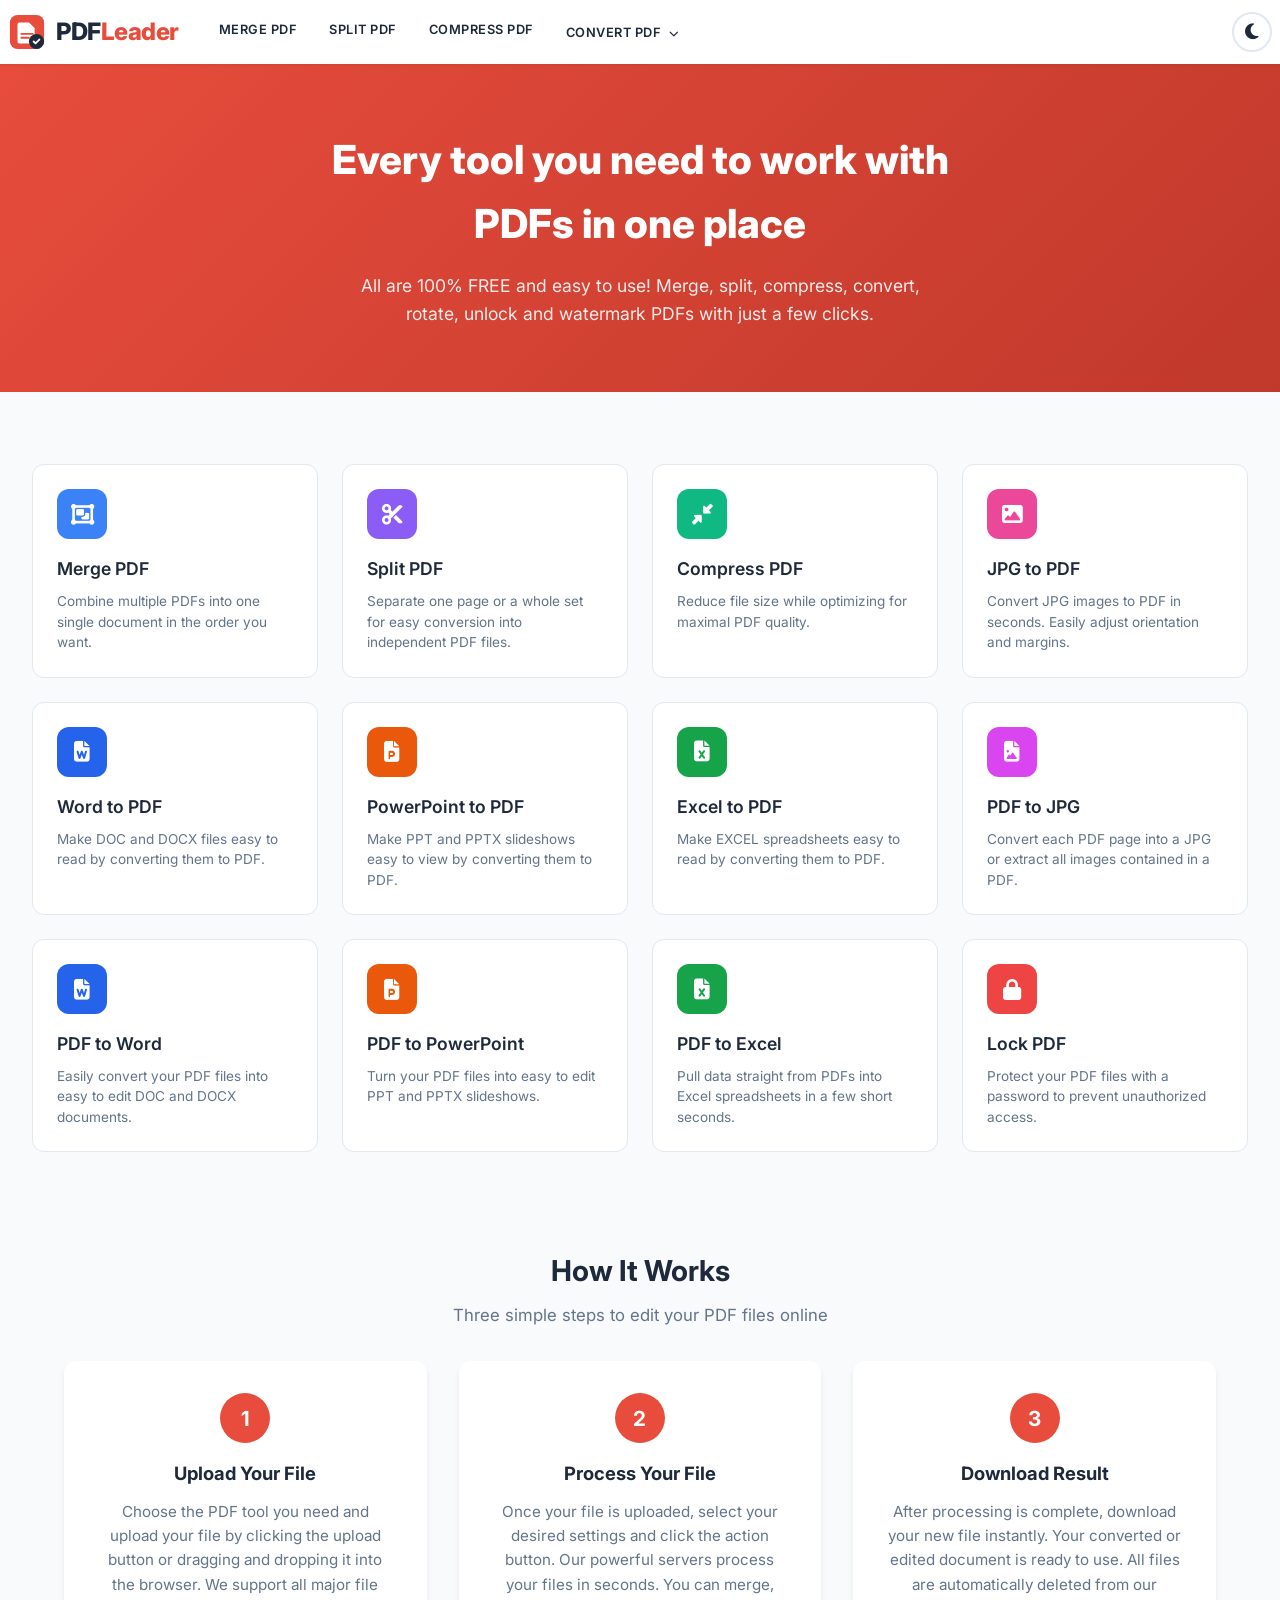
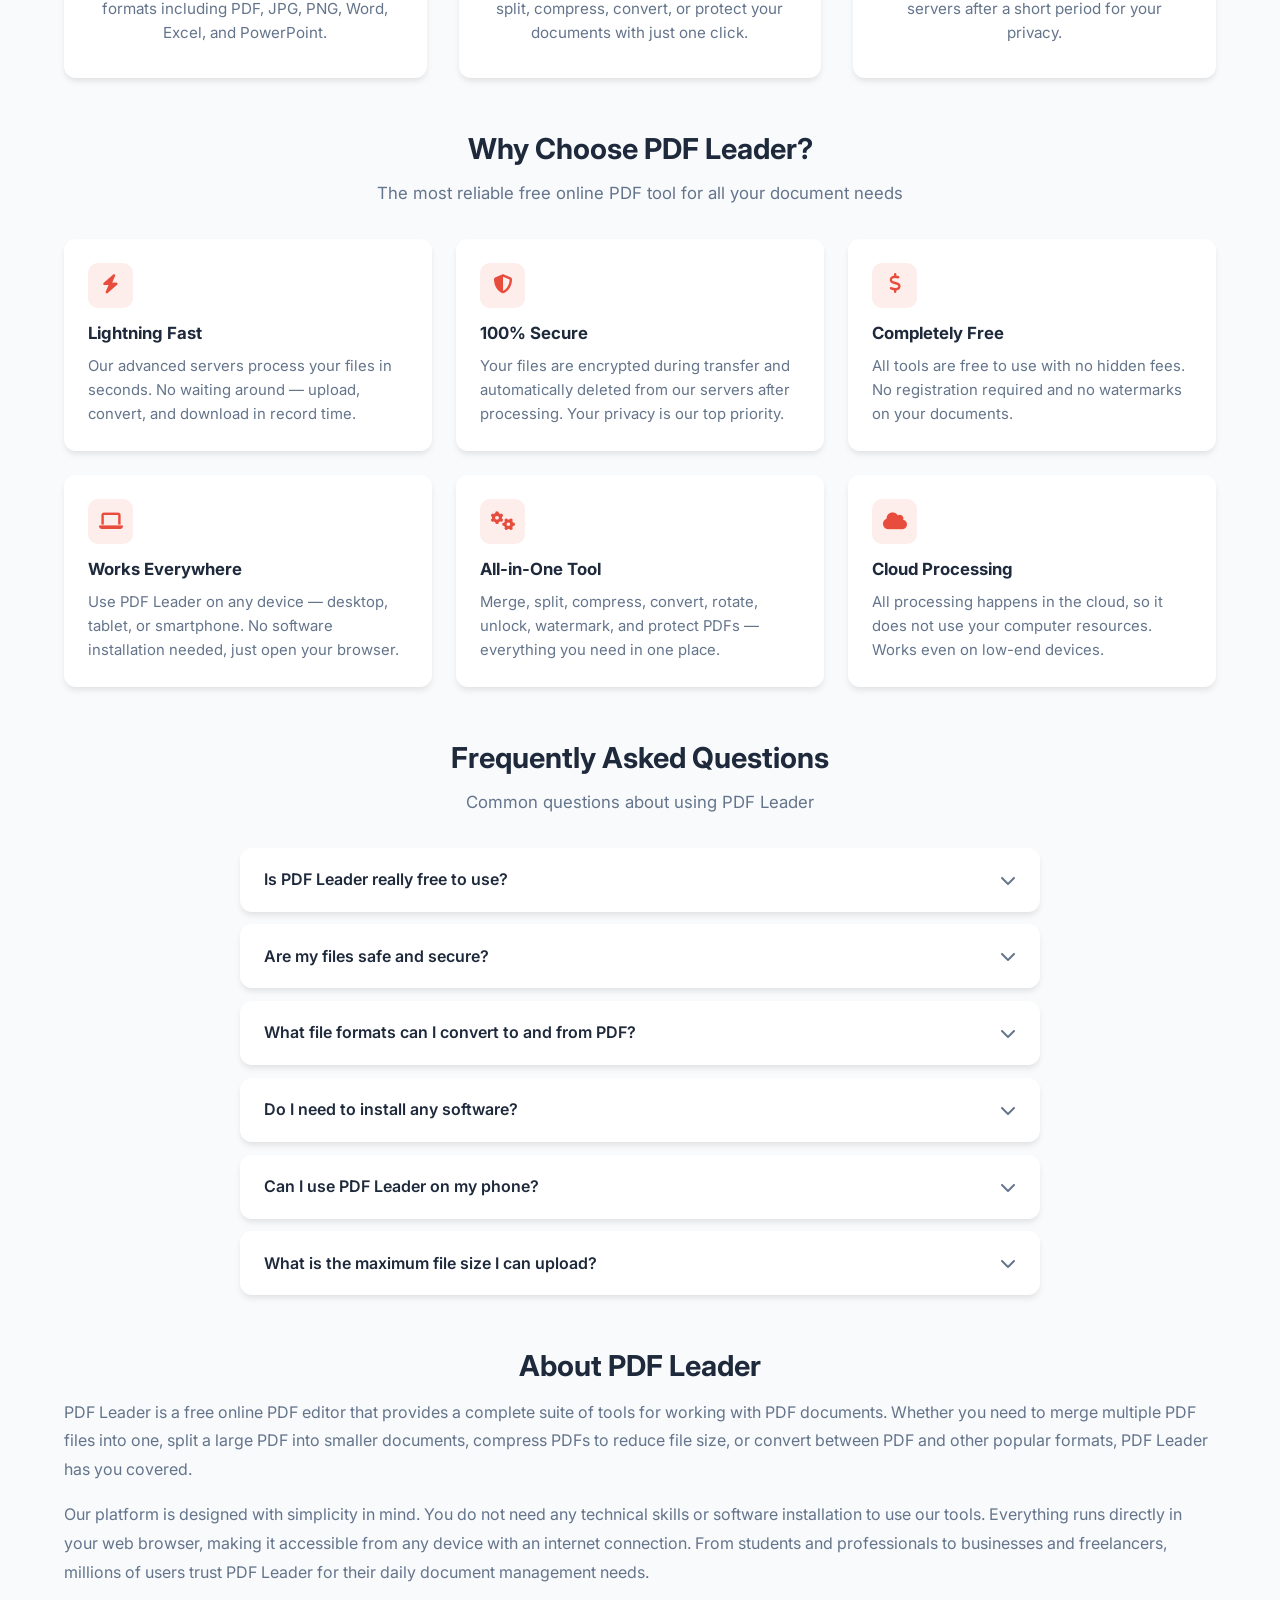
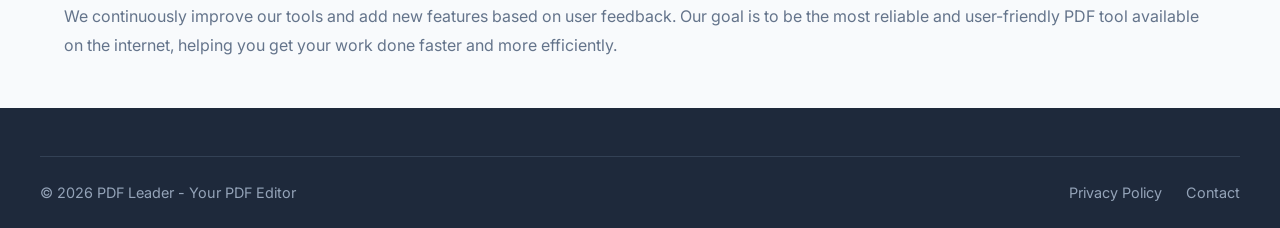
<file: index.html>
<!DOCTYPE html>
<html lang="en">
<head>
    <link rel="icon" href="data:image/svg+xml,<svg xmlns='http://www.w3.org/2000/svg' viewBox='0 0 40 40'><rect x='2' y='2' width='36' height='36' rx='8' fill='%23e74c3c'/><path d='M12 10h10l6 6v14a2 2 0 01-2 2H12a2 2 0 01-2-2V12a2 2 0 012-2z' fill='%23fff'/></svg>">
    <meta charset="UTF-8">
    <meta name="viewport" content="width=device-width, initial-scale=1.0">
    <title>PDF Leader - Free Online PDF Tools | Merge, Split, Convert PDF</title>
    <meta name="description" content="PDF Leader offers free online PDF tools to merge, split, compress, convert, protect and edit PDF files. Fast, secure and easy to use.">
    <meta name="google-adsense-account" content="ca-pub-7009364142279880">
    <link rel="stylesheet" href="css/style.css">
    <link href="https://fonts.googleapis.com/css2?family=Inter:wght@300;400;500;600;700;800&display=swap" rel="stylesheet">
    <link rel="stylesheet" href="https://cdnjs.cloudflare.com/ajax/libs/font-awesome/6.5.1/css/all.min.css">
    <script async src="https://pagead2.googlesyndication.com/pagead/js/adsbygoogle.js?client=ca-pub-7009364142279880" crossorigin="anonymous"></script>
</head>
<body>
    <nav class="navbar">
        <div class="nav-container">
            <a href="index.html" class="logo">
                <div class="logo-icon">
                    <svg width="38" height="38" viewBox="0 0 40 40" fill="none" xmlns="http://www.w3.org/2000/svg">
                        <rect x="2" y="2" width="36" height="36" rx="8" fill="#e74c3c"/>
                        <path d="M12 10h10l6 6v14a2 2 0 01-2 2H12a2 2 0 01-2-2V12a2 2 0 012-2z" fill="#fff"/>
                        <path d="M22 10v6h6" fill="#f8f9fa"/>
                        <path d="M14 22h12M14 26h8" stroke="#e74c3c" stroke-width="2" stroke-linecap="round"/>
                        <circle cx="30" cy="30" r="8" fill="#1e293b"/>
                        <path d="M27 30l2 2 4-4" stroke="#fff" stroke-width="2" stroke-linecap="round" stroke-linejoin="round"/>
                    </svg>
                </div>
                <span class="logo-text">PDF<span class="logo-highlight">Leader</span></span>
            </a>
            <div class="nav-links">
                <a href="tool.html?t=merge" class="nav-link">MERGE PDF</a>
                <a href="tool.html?t=split" class="nav-link">SPLIT PDF</a>
                <a href="tool.html?t=compress" class="nav-link">COMPRESS PDF</a>
                <div class="dropdown">
                    <a href="#" class="nav-link dropdown-toggle">CONVERT PDF <i class="fas fa-chevron-down"></i></a>
                    <div class="dropdown-menu convert-dropdown">
                        <div class="dropdown-col">
                            <h4>CONVERT TO PDF</h4>
                            <ul>
                                <li><a href="tool.html?t=jpg-to-pdf"><span class="tool-icon-sm" style="background:#ec4899;"><i class="fas fa-image"></i></span> JPG to PDF</a></li>
                                <li><a href="tool.html?t=word-to-pdf"><span class="tool-icon-sm" style="background:#2563eb;"><i class="fas fa-file-word"></i></span> WORD to PDF</a></li>
                                <li><a href="tool.html?t=ppt-to-pdf"><span class="tool-icon-sm" style="background:#ea580c;"><i class="fas fa-file-powerpoint"></i></span> POWERPOINT to PDF</a></li>
                                <li><a href="tool.html?t=excel-to-pdf"><span class="tool-icon-sm" style="background:#16a34a;"><i class="fas fa-file-excel"></i></span> EXCEL to PDF</a></li>
                            </ul>
                        </div>
                        <div class="dropdown-col">
                            <h4>CONVERT FROM PDF</h4>
                            <ul>
                                <li><a href="tool.html?t=pdf-to-jpg"><span class="tool-icon-sm" style="background:#d946ef;"><i class="fas fa-file-image"></i></span> PDF to JPG</a></li>
                                <li><a href="tool.html?t=pdf-to-word"><span class="tool-icon-sm" style="background:#2563eb;"><i class="fas fa-file-word"></i></span> PDF to WORD</a></li>
                                <li><a href="tool.html?t=pdf-to-ppt"><span class="tool-icon-sm" style="background:#ea580c;"><i class="fas fa-file-powerpoint"></i></span> PDF to POWERPOINT</a></li>
                                <li><a href="tool.html?t=pdf-to-excel"><span class="tool-icon-sm" style="background:#16a34a;"><i class="fas fa-file-excel"></i></span> PDF to EXCEL</a></li>
                            </ul>
                        </div>
                    </div>
                </div>
            </div>
            <div class="nav-actions">
                <button class="theme-toggle" id="themeToggle" title="Toggle dark mode">
                    <i class="fas fa-moon"></i>
                </button>
            </div>
            <button class="mobile-menu-btn"><i class="fas fa-bars"></i></button>
        </div>
    </nav>

    <main>
        <section class="hero">
            <div class="hero-content">
                <h1>Every tool you need to work with PDFs in one place</h1>
                <p>All are 100% FREE and easy to use! Merge, split, compress, convert, rotate, unlock and watermark PDFs with just a few clicks.</p>
            </div>
        </section>

        <div class="ad-container">
            <ins class="adsbygoogle"
                 style="display:block"
                 data-ad-client="ca-pub-7009364142279880"
                 data-ad-slot="5563798346"
                 data-ad-format="auto"
                 data-full-width-responsive="true"></ins>
            <script>(adsbygoogle = window.adsbygoogle || []).push({});</script>
        </div>

        <section class="tools-section">
            <div class="tools-container">
                <div class="tools-grid" id="toolsGrid">
                    <a href="tool.html?t=merge" class="tool-card">
                        <div class="tool-icon" style="background: #3b82f6;">
                            <i class="fas fa-object-group"></i>
                        </div>
                        <h3>Merge PDF</h3>
                        <p>Combine multiple PDFs into one single document in the order you want.</p>
                    </a>
                    <a href="tool.html?t=split" class="tool-card">
                        <div class="tool-icon" style="background: #8b5cf6;">
                            <i class="fas fa-cut"></i>
                        </div>
                        <h3>Split PDF</h3>
                        <p>Separate one page or a whole set for easy conversion into independent PDF files.</p>
                    </a>
                    <a href="tool.html?t=compress" class="tool-card">
                        <div class="tool-icon" style="background: #10b981;">
                            <i class="fas fa-compress-alt"></i>
                        </div>
                        <h3>Compress PDF</h3>
                        <p>Reduce file size while optimizing for maximal PDF quality.</p>
                    </a>
                    <a href="tool.html?t=jpg-to-pdf" class="tool-card">
                        <div class="tool-icon" style="background: #ec4899;">
                            <i class="fas fa-image"></i>
                        </div>
                        <h3>JPG to PDF</h3>
                        <p>Convert JPG images to PDF in seconds. Easily adjust orientation and margins.</p>
                    </a>
                    <a href="tool.html?t=word-to-pdf" class="tool-card">
                        <div class="tool-icon" style="background: #2563eb;">
                            <i class="fas fa-file-word"></i>
                        </div>
                        <h3>Word to PDF</h3>
                        <p>Make DOC and DOCX files easy to read by converting them to PDF.</p>
                    </a>
                    <a href="tool.html?t=ppt-to-pdf" class="tool-card">
                        <div class="tool-icon" style="background: #ea580c;">
                            <i class="fas fa-file-powerpoint"></i>
                        </div>
                        <h3>PowerPoint to PDF</h3>
                        <p>Make PPT and PPTX slideshows easy to view by converting them to PDF.</p>
                    </a>
                    <a href="tool.html?t=excel-to-pdf" class="tool-card">
                        <div class="tool-icon" style="background: #16a34a;">
                            <i class="fas fa-file-excel"></i>
                        </div>
                        <h3>Excel to PDF</h3>
                        <p>Make EXCEL spreadsheets easy to read by converting them to PDF.</p>
                    </a>
                    <a href="tool.html?t=pdf-to-jpg" class="tool-card">
                        <div class="tool-icon" style="background: #d946ef;">
                            <i class="fas fa-file-image"></i>
                        </div>
                        <h3>PDF to JPG</h3>
                        <p>Convert each PDF page into a JPG or extract all images contained in a PDF.</p>
                    </a>
                    <a href="tool.html?t=pdf-to-word" class="tool-card">
                        <div class="tool-icon" style="background: #2563eb;">
                            <i class="fas fa-file-word"></i>
                        </div>
                        <h3>PDF to Word</h3>
                        <p>Easily convert your PDF files into easy to edit DOC and DOCX documents.</p>
                    </a>
                    <a href="tool.html?t=pdf-to-ppt" class="tool-card">
                        <div class="tool-icon" style="background: #ea580c;">
                            <i class="fas fa-file-powerpoint"></i>
                        </div>
                        <h3>PDF to PowerPoint</h3>
                        <p>Turn your PDF files into easy to edit PPT and PPTX slideshows.</p>
                    </a>
                    <a href="tool.html?t=pdf-to-excel" class="tool-card">
                        <div class="tool-icon" style="background: #16a34a;">
                            <i class="fas fa-file-excel"></i>
                        </div>
                        <h3>PDF to Excel</h3>
                        <p>Pull data straight from PDFs into Excel spreadsheets in a few short seconds.</p>
                    </a>
                    <a href="tool.html?t=protect" class="tool-card">
                        <div class="tool-icon" style="background: #ef4444;">
                            <i class="fas fa-lock"></i>
                        </div>
                        <h3>Lock PDF</h3>
                        <p>Protect your PDF files with a password to prevent unauthorized access.</p>
                    </a>
                </div>
            </div>
        </section>

        <div class="ad-container">
            <ins class="adsbygoogle"
                 style="display:block"
                 data-ad-client="ca-pub-7009364142279880"
                 data-ad-slot="2400393045"
                 data-ad-format="auto"
                 data-full-width-responsive="true"></ins>
            <script>(adsbygoogle = window.adsbygoogle || []).push({});</script>
        </div>

        <section class="how-it-works">
            <h2>How It Works</h2>
            <p class="section-subtitle">Three simple steps to edit your PDF files online</p>
            <div class="steps-grid">
                <div class="step-card">
                    <div class="step-number">1</div>
                    <h3>Upload Your File</h3>
                    <p>Choose the PDF tool you need and upload your file by clicking the upload button or dragging and dropping it into the browser. We support all major file formats including PDF, JPG, PNG, Word, Excel, and PowerPoint.</p>
                </div>
                <div class="step-card">
                    <div class="step-number">2</div>
                    <h3>Process Your File</h3>
                    <p>Once your file is uploaded, select your desired settings and click the action button. Our powerful servers process your files in seconds. You can merge, split, compress, convert, or protect your documents with just one click.</p>
                </div>
                <div class="step-card">
                    <div class="step-number">3</div>
                    <h3>Download Result</h3>
                    <p>After processing is complete, download your new file instantly. Your converted or edited document is ready to use. All files are automatically deleted from our servers after a short period for your privacy.</p>
                </div>
            </div>
        </section>

        <section class="why-choose-us">
            <h2>Why Choose PDF Leader?</h2>
            <p class="section-subtitle">The most reliable free online PDF tool for all your document needs</p>
            <div class="features-grid">
                <div class="feature-item">
                    <div class="feature-icon"><i class="fas fa-bolt"></i></div>
                    <h3>Lightning Fast</h3>
                    <p>Our advanced servers process your files in seconds. No waiting around — upload, convert, and download in record time.</p>
                </div>
                <div class="feature-item">
                    <div class="feature-icon"><i class="fas fa-shield-alt"></i></div>
                    <h3>100% Secure</h3>
                    <p>Your files are encrypted during transfer and automatically deleted from our servers after processing. Your privacy is our top priority.</p>
                </div>
                <div class="feature-item">
                    <div class="feature-icon"><i class="fas fa-dollar-sign"></i></div>
                    <h3>Completely Free</h3>
                    <p>All tools are free to use with no hidden fees. No registration required and no watermarks on your documents.</p>
                </div>
                <div class="feature-item">
                    <div class="feature-icon"><i class="fas fa-laptop"></i></div>
                    <h3>Works Everywhere</h3>
                    <p>Use PDF Leader on any device — desktop, tablet, or smartphone. No software installation needed, just open your browser.</p>
                </div>
                <div class="feature-item">
                    <div class="feature-icon"><i class="fas fa-cogs"></i></div>
                    <h3>All-in-One Tool</h3>
                    <p>Merge, split, compress, convert, rotate, unlock, watermark, and protect PDFs — everything you need in one place.</p>
                </div>
                <div class="feature-item">
                    <div class="feature-icon"><i class="fas fa-cloud"></i></div>
                    <h3>Cloud Processing</h3>
                    <p>All processing happens in the cloud, so it does not use your computer resources. Works even on low-end devices.</p>
                </div>
            </div>
        </section>

        <div class="ad-container">
            <ins class="adsbygoogle"
                 style="display:block"
                 data-ad-client="ca-pub-7009364142279880"
                 data-ad-slot="2640151912"
                 data-ad-format="auto"
                 data-full-width-responsive="true"></ins>
            <script>(adsbygoogle = window.adsbygoogle || []).push({});</script>
        </div>

        <section class="faq-section">
            <h2>Frequently Asked Questions</h2>
            <p class="section-subtitle">Common questions about using PDF Leader</p>
            <div class="faq-list">
                <div class="faq-item">
                    <div class="faq-question" onclick="this.parentElement.classList.toggle('active')">
                        <h3>Is PDF Leader really free to use?</h3>
                        <i class="fas fa-chevron-down"></i>
                    </div>
                    <div class="faq-answer">
                        <p>Yes, PDF Leader is completely free to use. There are no hidden charges, no registration required, and no watermarks added to your documents. You can use all our PDF tools as many times as you want without any restrictions.</p>
                    </div>
                </div>
                <div class="faq-item">
                    <div class="faq-question" onclick="this.parentElement.classList.toggle('active')">
                        <h3>Are my files safe and secure?</h3>
                        <i class="fas fa-chevron-down"></i>
                    </div>
                    <div class="faq-answer">
                        <p>Absolutely. We take your privacy very seriously. All files are encrypted during transfer using SSL technology. After processing, your files are automatically deleted from our servers within a few hours. We never access, share, or store your documents beyond what is needed for the conversion.</p>
                    </div>
                </div>
                <div class="faq-item">
                    <div class="faq-question" onclick="this.parentElement.classList.toggle('active')">
                        <h3>What file formats can I convert to and from PDF?</h3>
                        <i class="fas fa-chevron-down"></i>
                    </div>
                    <div class="faq-answer">
                        <p>PDF Leader supports a wide range of file formats. You can convert JPG, PNG, BMP, and other images to PDF. You can also convert Word documents (DOC/DOCX), PowerPoint presentations (PPT/PPTX), and Excel spreadsheets (XLS/XLSX) to PDF and vice versa.</p>
                    </div>
                </div>
                <div class="faq-item">
                    <div class="faq-question" onclick="this.parentElement.classList.toggle('active')">
                        <h3>Do I need to install any software?</h3>
                        <i class="fas fa-chevron-down"></i>
                    </div>
                    <div class="faq-answer">
                        <p>No, PDF Leader is a completely online tool. You do not need to install any software or browser extensions. Simply visit our website, choose the tool you need, and start working with your PDF files directly in your web browser.</p>
                    </div>
                </div>
                <div class="faq-item">
                    <div class="faq-question" onclick="this.parentElement.classList.toggle('active')">
                        <h3>Can I use PDF Leader on my phone?</h3>
                        <i class="fas fa-chevron-down"></i>
                    </div>
                    <div class="faq-answer">
                        <p>Yes, PDF Leader works perfectly on all devices including smartphones, tablets, and computers. Our website is fully responsive and optimized for mobile browsers. You can edit your PDF files on the go without any limitations.</p>
                    </div>
                </div>
                <div class="faq-item">
                    <div class="faq-question" onclick="this.parentElement.classList.toggle('active')">
                        <h3>What is the maximum file size I can upload?</h3>
                        <i class="fas fa-chevron-down"></i>
                    </div>
                    <div class="faq-answer">
                        <p>PDF Leader supports files up to 100MB in size. This covers the vast majority of PDF documents you will encounter. For larger files, we recommend compressing the PDF first to reduce its size before uploading.</p>
                    </div>
                </div>
            </div>
        </section>

        <section class="about-section">
            <h2>About PDF Leader</h2>
            <div class="about-content">
                <p>PDF Leader is a free online PDF editor that provides a complete suite of tools for working with PDF documents. Whether you need to merge multiple PDF files into one, split a large PDF into smaller documents, compress PDFs to reduce file size, or convert between PDF and other popular formats, PDF Leader has you covered.</p>
                <p>Our platform is designed with simplicity in mind. You do not need any technical skills or software installation to use our tools. Everything runs directly in your web browser, making it accessible from any device with an internet connection. From students and professionals to businesses and freelancers, millions of users trust PDF Leader for their daily document management needs.</p>
                <p>We continuously improve our tools and add new features based on user feedback. Our goal is to be the most reliable and user-friendly PDF tool available on the internet, helping you get your work done faster and more efficiently.</p>
            </div>
        </section>
    </main>

    <footer>
        <div class="footer-bottom">
            <p>&copy; 2026 PDF Leader - Your PDF Editor</p>
            <div class="footer-links">
                <a href="privacy.html">Privacy Policy</a>
                <a href="mailto:SujithCode23@gmail.com">Contact</a>
            </div>
        </div>
    </footer>

    <script src="js/app.js"></script>
</body>
</html>
</file>
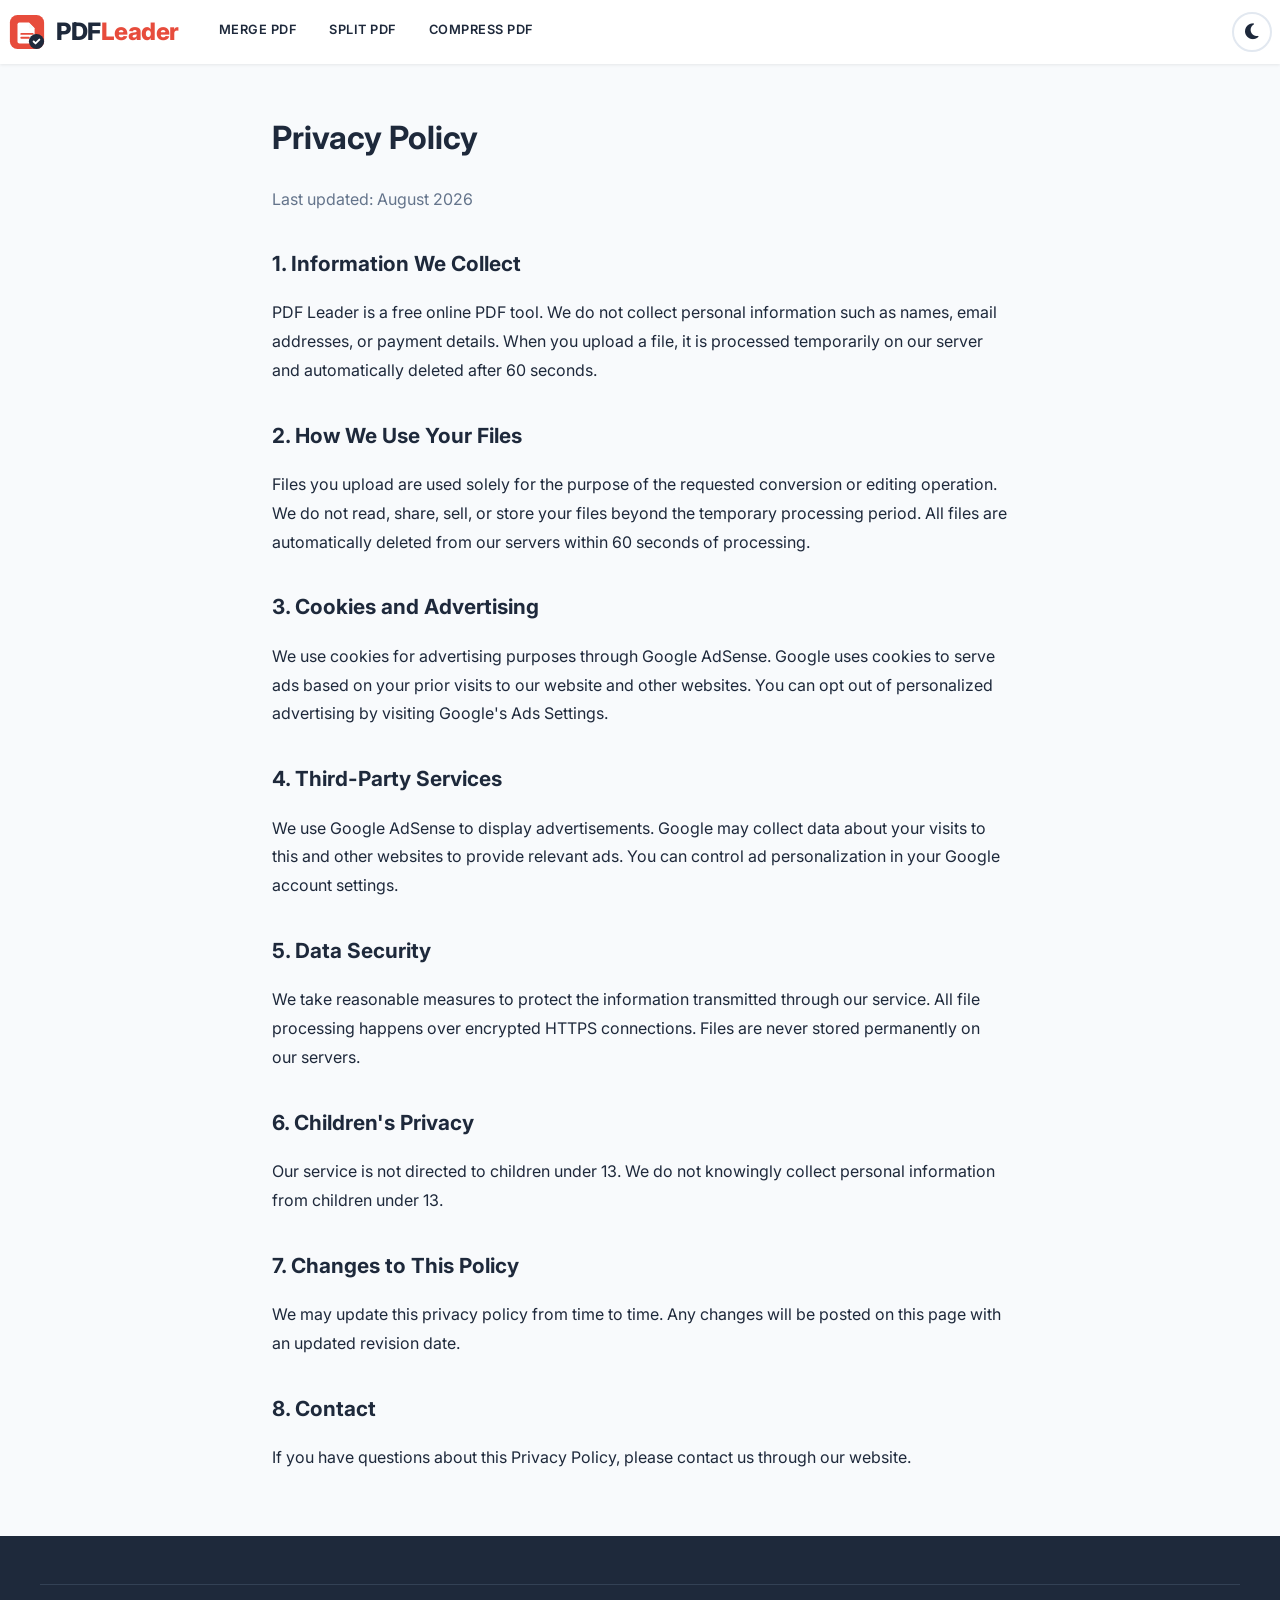
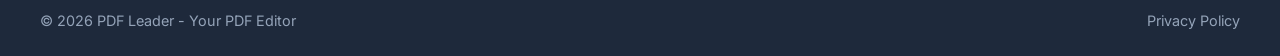
<file: privacy.html>
<!DOCTYPE html>
<html lang="en">
<head>
    <meta charset="UTF-8">
    <meta name="viewport" content="width=device-width, initial-scale=1.0">
    <title>PDF Leader - Privacy Policy</title>
    <meta name="description" content="PDF Leader Privacy Policy - Learn how we handle your data and protect your privacy.">
    <meta name="google-adsense-account" content="ca-pub-7009364142279880">
    <link rel="stylesheet" href="css/style.css">
    <link href="https://fonts.googleapis.com/css2?family=Inter:wght@300;400;500;600;700;800&display=swap" rel="stylesheet">
    <link rel="stylesheet" href="https://cdnjs.cloudflare.com/ajax/libs/font-awesome/6.5.1/css/all.min.css">
    <script async src="https://pagead2.googlesyndication.com/pagead/js/adsbygoogle.js?client=ca-pub-7009364142279880" crossorigin="anonymous"></script>
</head>
<body>
    <nav class="navbar">
        <div class="nav-container">
            <a href="index.html" class="logo">
                <div class="logo-icon">
                    <svg width="38" height="38" viewBox="0 0 40 40" fill="none" xmlns="http://www.w3.org/2000/svg">
                        <rect x="2" y="2" width="36" height="36" rx="8" fill="#e74c3c"/>
                        <path d="M12 10h10l6 6v14a2 2 0 01-2 2H12a2 2 0 01-2-2V12a2 2 0 012-2z" fill="#fff"/>
                        <path d="M22 10v6h6" fill="#f8f9fa"/>
                        <path d="M14 22h12M14 26h8" stroke="#e74c3c" stroke-width="2" stroke-linecap="round"/>
                        <circle cx="30" cy="30" r="8" fill="#1e293b"/>
                        <path d="M27 30l2 2 4-4" stroke="#fff" stroke-width="2" stroke-linecap="round" stroke-linejoin="round"/>
                    </svg>
                </div>
                <span class="logo-text">PDF<span class="logo-highlight">Leader</span></span>
            </a>
            <div class="nav-links">
                <a href="tool.html?t=merge" class="nav-link">MERGE PDF</a>
                <a href="tool.html?t=split" class="nav-link">SPLIT PDF</a>
                <a href="tool.html?t=compress" class="nav-link">COMPRESS PDF</a>
            </div>
            <div class="nav-actions">
                <button class="theme-toggle" id="themeToggle" title="Toggle dark mode">
                    <i class="fas fa-moon"></i>
                </button>
            </div>
            <button class="mobile-menu-btn"><i class="fas fa-bars"></i></button>
        </div>
    </nav>

    <main style="max-width: 800px; margin: 0 auto; padding: 3rem 2rem;">
        <h1 style="margin-bottom: 1.5rem;">Privacy Policy</h1>
        <p style="color: var(--text-light); margin-bottom: 1rem;">Last updated: August 2026</p>

        <div style="line-height: 1.8; color: var(--text);">
            <h2 style="margin: 2rem 0 1rem; font-size: 1.3rem;">1. Information We Collect</h2>
            <p style="margin-bottom: 1rem;">PDF Leader is a free online PDF tool. We do not collect personal information such as names, email addresses, or payment details. When you upload a file, it is processed temporarily on our server and automatically deleted after 60 seconds.</p>

            <h2 style="margin: 2rem 0 1rem; font-size: 1.3rem;">2. How We Use Your Files</h2>
            <p style="margin-bottom: 1rem;">Files you upload are used solely for the purpose of the requested conversion or editing operation. We do not read, share, sell, or store your files beyond the temporary processing period. All files are automatically deleted from our servers within 60 seconds of processing.</p>

            <h2 style="margin: 2rem 0 1rem; font-size: 1.3rem;">3. Cookies and Advertising</h2>
            <p style="margin-bottom: 1rem;">We use cookies for advertising purposes through Google AdSense. Google uses cookies to serve ads based on your prior visits to our website and other websites. You can opt out of personalized advertising by visiting Google's Ads Settings.</p>

            <h2 style="margin: 2rem 0 1rem; font-size: 1.3rem;">4. Third-Party Services</h2>
            <p style="margin-bottom: 1rem;">We use Google AdSense to display advertisements. Google may collect data about your visits to this and other websites to provide relevant ads. You can control ad personalization in your Google account settings.</p>

            <h2 style="margin: 2rem 0 1rem; font-size: 1.3rem;">5. Data Security</h2>
            <p style="margin-bottom: 1rem;">We take reasonable measures to protect the information transmitted through our service. All file processing happens over encrypted HTTPS connections. Files are never stored permanently on our servers.</p>

            <h2 style="margin: 2rem 0 1rem; font-size: 1.3rem;">6. Children's Privacy</h2>
            <p style="margin-bottom: 1rem;">Our service is not directed to children under 13. We do not knowingly collect personal information from children under 13.</p>

            <h2 style="margin: 2rem 0 1rem; font-size: 1.3rem;">7. Changes to This Policy</h2>
            <p style="margin-bottom: 1rem;">We may update this privacy policy from time to time. Any changes will be posted on this page with an updated revision date.</p>

            <h2 style="margin: 2rem 0 1rem; font-size: 1.3rem;">8. Contact</h2>
            <p style="margin-bottom: 1rem;">If you have questions about this Privacy Policy, please contact us through our website.</p>
        </div>
    </main>

    <footer>
        <div class="footer-bottom">
            <p>&copy; 2026 PDF Leader - Your PDF Editor</p>
            <div class="footer-links">
                <a href="privacy.html">Privacy Policy</a>
            </div>
        </div>
    </footer>

    <script src="js/app.js"></script>
</body>
</html>
</file>
<file: css/style.css>
* {
    margin: 0;
    padding: 0;
    box-sizing: border-box;
}

:root {
    --primary: #e74c3c;
    --primary-dark: #c0392b;
    --secondary: #3498db;
    --bg: #f8fafc;
    --card-bg: #ffffff;
    --text: #1e293b;
    --text-light: #64748b;
    --border: #e2e8f0;
    --shadow: 0 4px 6px -1px rgba(0, 0, 0, 0.1);
    --shadow-lg: 0 10px 25px -3px rgba(0, 0, 0, 0.1);
    --radius: 12px;
}

body {
    font-family: 'Inter', sans-serif;
    background: var(--bg);
    color: var(--text);
    line-height: 1.6;
}

/* Navbar */
.navbar {
    background: white;
    box-shadow: 0 1px 3px rgba(0, 0, 0, 0.08);
    position: sticky;
    top: 0;
    z-index: 1000;
}

.nav-container {
    max-width: 1400px;
    margin: 0 auto;
    padding: 0 0.5rem;
    display: flex;
    align-items: center;
    height: 64px;
}

.logo {
    display: flex;
    align-items: center;
    gap: 10px;
    text-decoration: none;
    margin-right: 1.5rem;
    flex-shrink: 0;
}

.logo-icon {
    display: flex;
    align-items: center;
    justify-content: center;
}

.logo-text {
    font-size: 1.5rem;
    font-weight: 800;
    color: var(--text);
    letter-spacing: -0.5px;
}

.logo-highlight {
    color: var(--primary);
}

.nav-links {
    display: flex;
    align-items: center;
    gap: 0;
    flex: 1;
}

.nav-link {
    text-decoration: none;
    color: var(--text);
    font-weight: 600;
    font-size: 0.8rem;
    letter-spacing: 0.5px;
    padding: 20px 16px;
    transition: color 0.2s;
    white-space: nowrap;
    border-bottom: 3px solid transparent;
}

.nav-link:hover {
    color: var(--primary);
}

.dropdown {
    position: relative;
}

.dropdown-toggle i {
    font-size: 0.6rem;
    margin-left: 4px;
    transition: transform 0.2s;
}

.dropdown:hover .dropdown-toggle i {
    transform: rotate(180deg);
}

.dropdown-menu {
    display: none;
    position: absolute;
    top: 100%;
    left: 0;
    background: white;
    border-radius: 0 0 12px 12px;
    box-shadow: 0 10px 40px rgba(0, 0, 0, 0.12);
    padding: 1.5rem 2rem;
    z-index: 1001;
    border: 1px solid var(--border);
    border-top: none;
}

.dropdown:hover .dropdown-menu {
    display: block;
}

/* Convert PDF Dropdown */
.convert-dropdown {
    min-width: 420px;
    display: none;
    grid-template-columns: 1fr 1fr;
}

.dropdown:hover .convert-dropdown {
    display: grid;
}

.dropdown-col h4 {
    font-size: 0.7rem;
    color: var(--text-light);
    text-transform: uppercase;
    margin-bottom: 0.75rem;
    letter-spacing: 0.8px;
    font-weight: 600;
}

.dropdown-col ul {
    list-style: none;
    padding: 0;
    margin: 0;
}

.dropdown-col ul li {
    margin-bottom: 0;
}

.dropdown-col ul li a {
    display: flex;
    align-items: center;
    gap: 8px;
    padding: 6px 8px;
    font-size: 0.8rem;
    font-weight: 500;
    color: var(--text);
    text-decoration: none;
    border-radius: 6px;
    transition: all 0.2s;
    white-space: nowrap;
}

.dropdown-col ul li a:hover {
    background: #f1f5f9;
    color: var(--primary);
}

.tool-icon-sm {
    width: 24px;
    height: 24px;
    border-radius: 6px;
    display: inline-flex;
    align-items: center;
    justify-content: center;
    color: white;
    font-size: 0.65rem;
    flex-shrink: 0;
}

.nav-actions {
    display: flex;
    align-items: center;
    gap: 0.5rem;
    margin-left: auto;
    padding-left: 1rem;
}

.nav-icon-btn {
    width: 36px;
    height: 36px;
    border-radius: 50%;
    display: flex;
    align-items: center;
    justify-content: center;
    color: var(--text-light);
    text-decoration: none;
    transition: all 0.2s;
    font-size: 1.2rem;
}

.nav-icon-btn:hover {
    background: #f1f5f9;
    color: var(--text);
}

.mobile-menu-btn {
    display: none;
    background: none;
    border: none;
    font-size: 1.5rem;
    cursor: pointer;
    color: var(--text);
    margin-left: auto;
}

.btn {
    padding: 0.6rem 1.5rem;
    border-radius: 8px;
    font-weight: 600;
    cursor: pointer;
    transition: all 0.3s;
    border: none;
    font-size: 0.9rem;
}

.btn-primary {
    background: var(--primary);
    color: white;
}

.btn-primary:hover {
    background: var(--primary-dark);
}

.btn-outline {
    background: transparent;
    border: 2px solid var(--border);
    color: var(--text);
}

.btn-outline:hover {
    border-color: var(--primary);
    color: var(--primary);
}

/* Hero */
.hero {
    background: linear-gradient(135deg, #e74c3c 0%, #c0392b 100%);
    color: white;
    text-align: center;
    padding: 4rem 2rem;
}

.hero-content h1 {
    font-size: 2.5rem;
    font-weight: 800;
    margin-bottom: 1rem;
    max-width: 700px;
    margin-left: auto;
    margin-right: auto;
}

.hero-content p {
    font-size: 1.1rem;
    opacity: 0.9;
    max-width: 600px;
    margin: 0 auto;
}

/* Tools Section */
.tools-section {
    padding: 3rem 2rem;
    max-width: 1400px;
    margin: 0 auto;
}

.tools-grid {
    display: grid;
    grid-template-columns: repeat(auto-fill, minmax(250px, 1fr));
    gap: 1.5rem;
}

.tool-card {
    background: var(--card-bg);
    border-radius: var(--radius);
    padding: 1.5rem;
    text-decoration: none;
    color: var(--text);
    transition: all 0.3s;
    border: 1px solid var(--border);
}

.tool-card:hover {
    transform: translateY(-5px);
    box-shadow: var(--shadow-lg);
    border-color: transparent;
}

.tool-icon {
    width: 50px;
    height: 50px;
    border-radius: 12px;
    display: flex;
    align-items: center;
    justify-content: center;
    color: white;
    font-size: 1.3rem;
    margin-bottom: 1rem;
}

.tool-card h3 {
    font-size: 1.1rem;
    margin-bottom: 0.5rem;
    font-weight: 600;
}

.tool-card p {
    font-size: 0.85rem;
    color: var(--text-light);
    line-height: 1.5;
}

/* Footer */
footer {
    background: #1e293b;
    color: white;
    padding: 3rem 2rem 1.5rem;
}

.footer-bottom {
    border-top: 1px solid #334155;
    padding-top: 1.5rem;
    display: flex;
    justify-content: space-between;
    align-items: center;
    max-width: 1200px;
    margin: 0 auto;
}

.footer-bottom p {
    color: #94a3b8;
    font-size: 0.9rem;
}

.social-links {
    display: flex;
    gap: 1rem;
}

.social-links a {
    color: #94a3b8;
    font-size: 1.2rem;
    transition: color 0.3s;
}

.social-links a:hover {
    color: white;
}

.footer-links {
    display: flex;
    gap: 1.5rem;
}

.footer-links a {
    color: #94a3b8;
    text-decoration: none;
    font-size: 0.9rem;
    transition: color 0.3s;
}

.footer-links a:hover {
    color: white;
}

.ad-container {
    margin: 1.5rem auto;
    text-align: center;
    max-width: 1200px;
}

/* Responsive */
@media (max-width: 768px) {
    .nav-links {
        display: none;
    }

    .nav-actions {
        display: none;
    }

    .mobile-menu-btn {
        display: block;
    }

    .dropdown-menu {
        display: none !important;
    }

    .hero-content h1 {
        font-size: 1.8rem;
    }

    .tools-grid {
        grid-template-columns: repeat(auto-fill, minmax(200px, 1fr));
        gap: 1rem;
    }

    .footer-bottom {
        flex-direction: column;
        gap: 1rem;
        text-align: center;
    }
}

/* Mobile nav open */
.nav-links.mobile-open {
    display: flex;
    flex-direction: column;
    position: absolute;
    top: 64px;
    left: 0;
    right: 0;
    background: white;
    padding: 1rem 2rem;
    box-shadow: 0 4px 6px -1px rgba(0, 0, 0, 0.1);
    z-index: 999;
}

.nav-actions.mobile-open {
    display: flex;
    position: absolute;
    top: 200px;
    left: 0;
    right: 0;
    background: white;
    padding: 1rem 2rem;
    box-shadow: 0 4px 6px -1px rgba(0, 0, 0, 0.1);
    z-index: 999;
}

.theme-toggle {
    background: none;
    border: 2px solid var(--border);
    color: var(--text);
    width: 40px;
    height: 40px;
    border-radius: 50%;
    cursor: pointer;
    display: flex;
    align-items: center;
    justify-content: center;
    font-size: 18px;
    transition: all 0.3s;
}
.theme-toggle:hover {
    background: var(--primary);
    color: white;
    border-color: var(--primary);
}

body.dark {
    --bg: #0f172a;
    --card-bg: #1e293b;
    --text: #e2e8f0;
    --text-light: #94a3b8;
    --border: #334155;
    --shadow: 0 4px 6px -1px rgba(0, 0, 0, 0.4);
    --shadow-lg: 0 10px 25px -3px rgba(0, 0, 0, 0.5);
}
body.dark .navbar {
    background: #1e293b;
    border-bottom-color: #334155;
}
body.dark .nav-link {
    color: #e2e8f0;
}
body.dark .tool-header {
    background: linear-gradient(135deg, #1e293b 0%, #0f172a 100%);
}
body.dark .upload-area {
    background: #1e293b;
    border-color: #334155;
}
body.dark .file-item {
    background: #0f172a;
    border-color: #334155;
}
body.dark .options-panel {
    background: #1e293b;
    border-color: #334155;
}
/* How It Works */
.how-it-works, .why-choose-us, .faq-section, .about-section {
    max-width: 1200px;
    margin: 3rem auto;
    padding: 0 1.5rem;
}
.how-it-works h2, .why-choose-us h2, .faq-section h2, .about-section h2 {
    text-align: center;
    font-size: 1.8rem;
    margin-bottom: 0.5rem;
}
.section-subtitle {
    text-align: center;
    color: var(--text-light);
    margin-bottom: 2rem;
    font-size: 1.05rem;
}
.steps-grid {
    display: grid;
    grid-template-columns: repeat(auto-fit, minmax(280px, 1fr));
    gap: 2rem;
}
.step-card {
    background: var(--card-bg);
    border-radius: var(--radius);
    padding: 2rem;
    text-align: center;
    box-shadow: var(--shadow);
}
.step-number {
    width: 50px;
    height: 50px;
    border-radius: 50%;
    background: var(--primary);
    color: white;
    font-size: 1.3rem;
    font-weight: 700;
    display: flex;
    align-items: center;
    justify-content: center;
    margin: 0 auto 1rem;
}
.step-card h3 {
    margin-bottom: 0.7rem;
    font-size: 1.15rem;
}
.step-card p {
    color: var(--text-light);
    font-size: 0.95rem;
    line-height: 1.6;
}
.features-grid {
    display: grid;
    grid-template-columns: repeat(auto-fit, minmax(300px, 1fr));
    gap: 1.5rem;
}
.feature-item {
    background: var(--card-bg);
    border-radius: var(--radius);
    padding: 1.5rem;
    box-shadow: var(--shadow);
}
.feature-icon {
    width: 45px;
    height: 45px;
    border-radius: 10px;
    background: rgba(231,76,60,0.1);
    color: var(--primary);
    display: flex;
    align-items: center;
    justify-content: center;
    font-size: 1.2rem;
    margin-bottom: 0.8rem;
}
.feature-item h3 {
    margin-bottom: 0.5rem;
    font-size: 1.05rem;
}
.feature-item p {
    color: var(--text-light);
    font-size: 0.93rem;
    line-height: 1.6;
}
.faq-list {
    max-width: 800px;
    margin: 0 auto;
}
.faq-item {
    background: var(--card-bg);
    border-radius: var(--radius);
    margin-bottom: 0.8rem;
    box-shadow: var(--shadow);
    overflow: hidden;
}
.faq-question {
    padding: 1.2rem 1.5rem;
    cursor: pointer;
    display: flex;
    justify-content: space-between;
    align-items: center;
}
.faq-question h3 {
    font-size: 1rem;
    font-weight: 600;
}
.faq-question i {
    transition: transform 0.3s;
    color: var(--text-light);
}
.faq-item.active .faq-question i {
    transform: rotate(180deg);
}
.faq-answer {
    max-height: 0;
    overflow: hidden;
    transition: max-height 0.3s ease;
}
.faq-item.active .faq-answer {
    max-height: 300px;
}
.faq-answer p {
    padding: 0 1.5rem 1.2rem;
    color: var(--text-light);
    font-size: 0.95rem;
    line-height: 1.7;
}
.about-content p {
    color: var(--text-light);
    font-size: 1rem;
    line-height: 1.8;
    margin-bottom: 1rem;
}

body.dark .how-it-works, body.dark .why-choose-us, body.dark .faq-section, body.dark .about-section {
    color: #e2e8f0;
}
body.dark .step-card, body.dark .feature-item, body.dark .faq-item, body.dark .about-section {
    background: #1e293b;
    border-color: #334155;
}

body.dark .tool-card {
    background: #1e293b;
    border-color: #334155;
}
body.dark footer {
    background: #0f172a;
    border-top-color: #334155;
}
body.dark input, body.dark select {
    background: #0f172a;
    border-color: #334155;
    color: #e2e8f0;
}
</file>
